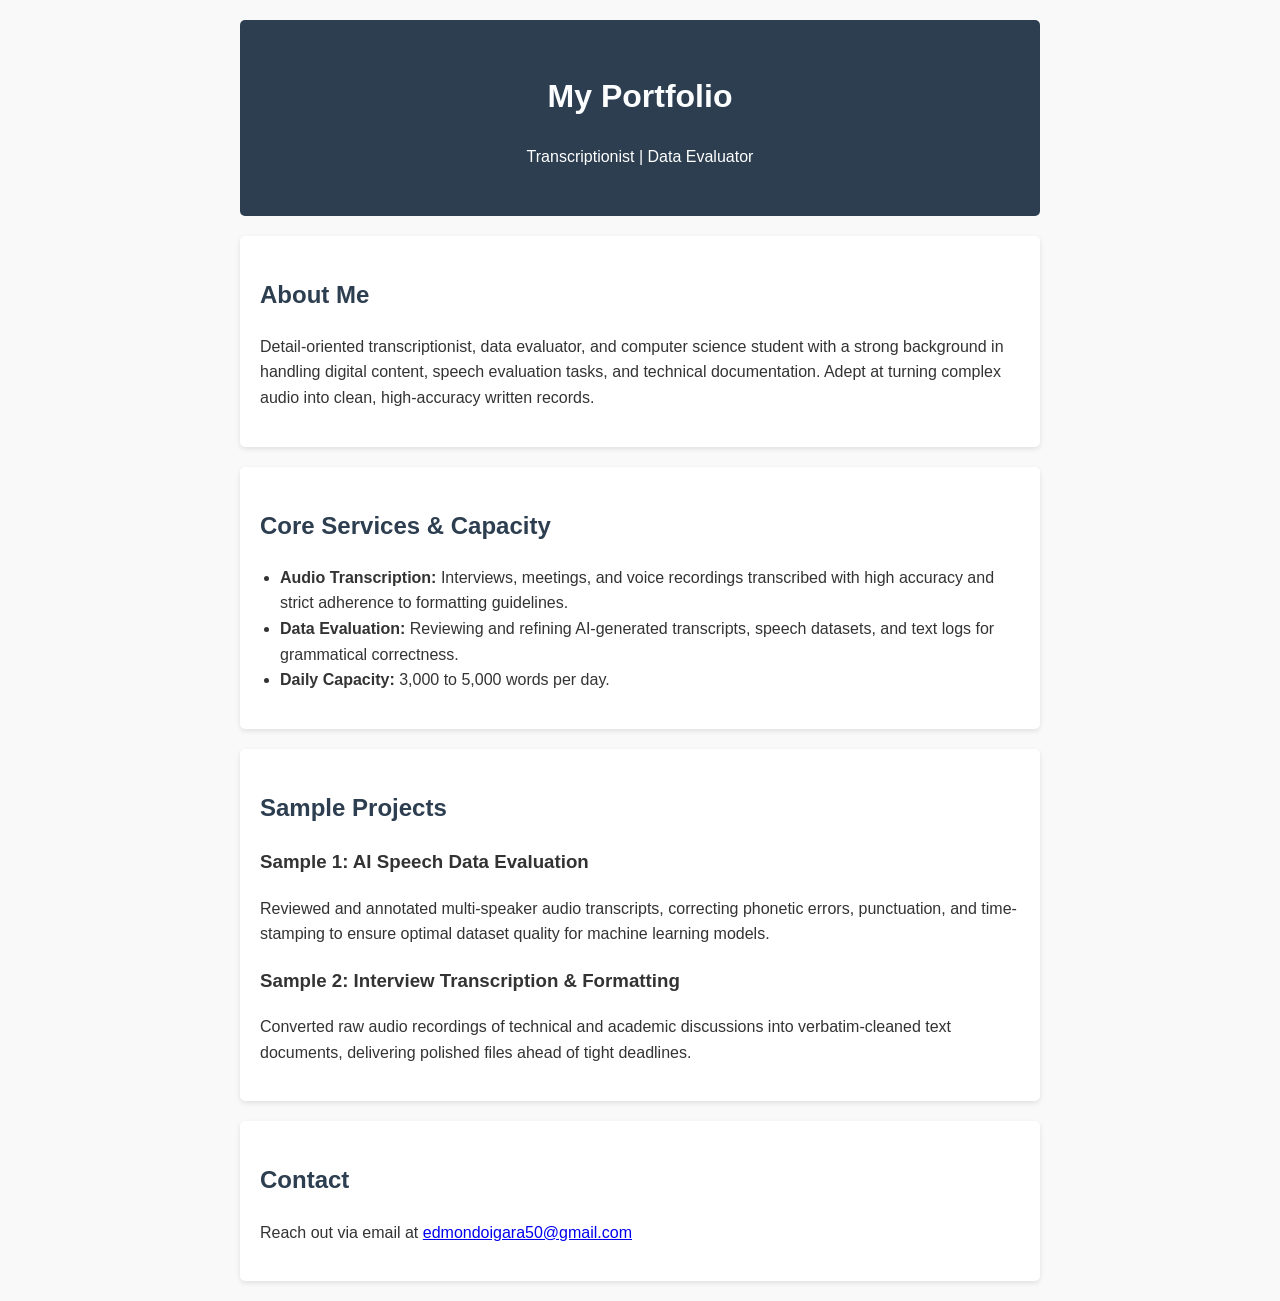
<file: index.html>
<!DOCTYPE html>
<html lang="en">
<head>
    <meta charset="UTF-8">
    <meta name="viewport" content="width=device-width, initial-scale=1.0">
    <title>Transcription & Data Evaluation Portfolio</title>
     <link rel="stylesheet" href="styles.css">
</head>
<body>

    <header>
        <h1>My Portfolio</h1>
        <p>Transcriptionist | Data Evaluator </p>
        
    </header>

    <section>
        <h2>About Me</h2>
        <p>Detail-oriented transcriptionist, data evaluator, and computer science student with a strong background in handling digital content, speech evaluation tasks, and technical documentation. Adept at turning complex audio into clean, high-accuracy written records.</p>
    </section>

    <section>
        <h2>Core Services & Capacity</h2>
        <ul>
            <li><strong>Audio Transcription:</strong> Interviews, meetings, and voice recordings transcribed with high accuracy and strict adherence to formatting guidelines.</li>
            <li><strong>Data Evaluation:</strong> Reviewing and refining AI-generated transcripts, speech datasets, and text logs for grammatical correctness.</li>
            <li><strong>Daily Capacity:</strong> 3,000 to 5,000 words per day.</li>
        </ul>
    </section>

    <section>
        <h2>Sample Projects</h2>
        <div class="project">
            <h3>Sample 1: AI Speech Data Evaluation</h3>
            <p>Reviewed and annotated multi-speaker audio transcripts, correcting phonetic errors, punctuation, and time-stamping to ensure optimal dataset quality for machine learning models.</p>
        </div>
        <div class="project">
            <h3>Sample 2: Interview Transcription & Formatting</h3>
            <p>Converted raw audio recordings of technical and academic discussions into verbatim-cleaned text documents, delivering polished files ahead of tight deadlines.</p>
        </div>
    </section>

    <section>
        <h2>Contact</h2>
        <p>Reach out via email at <a href="mailto:edmondoigara50@gmail.com">edmondoigara50@gmail.com</a></p>
    </section>

</body>
</html>
</file>
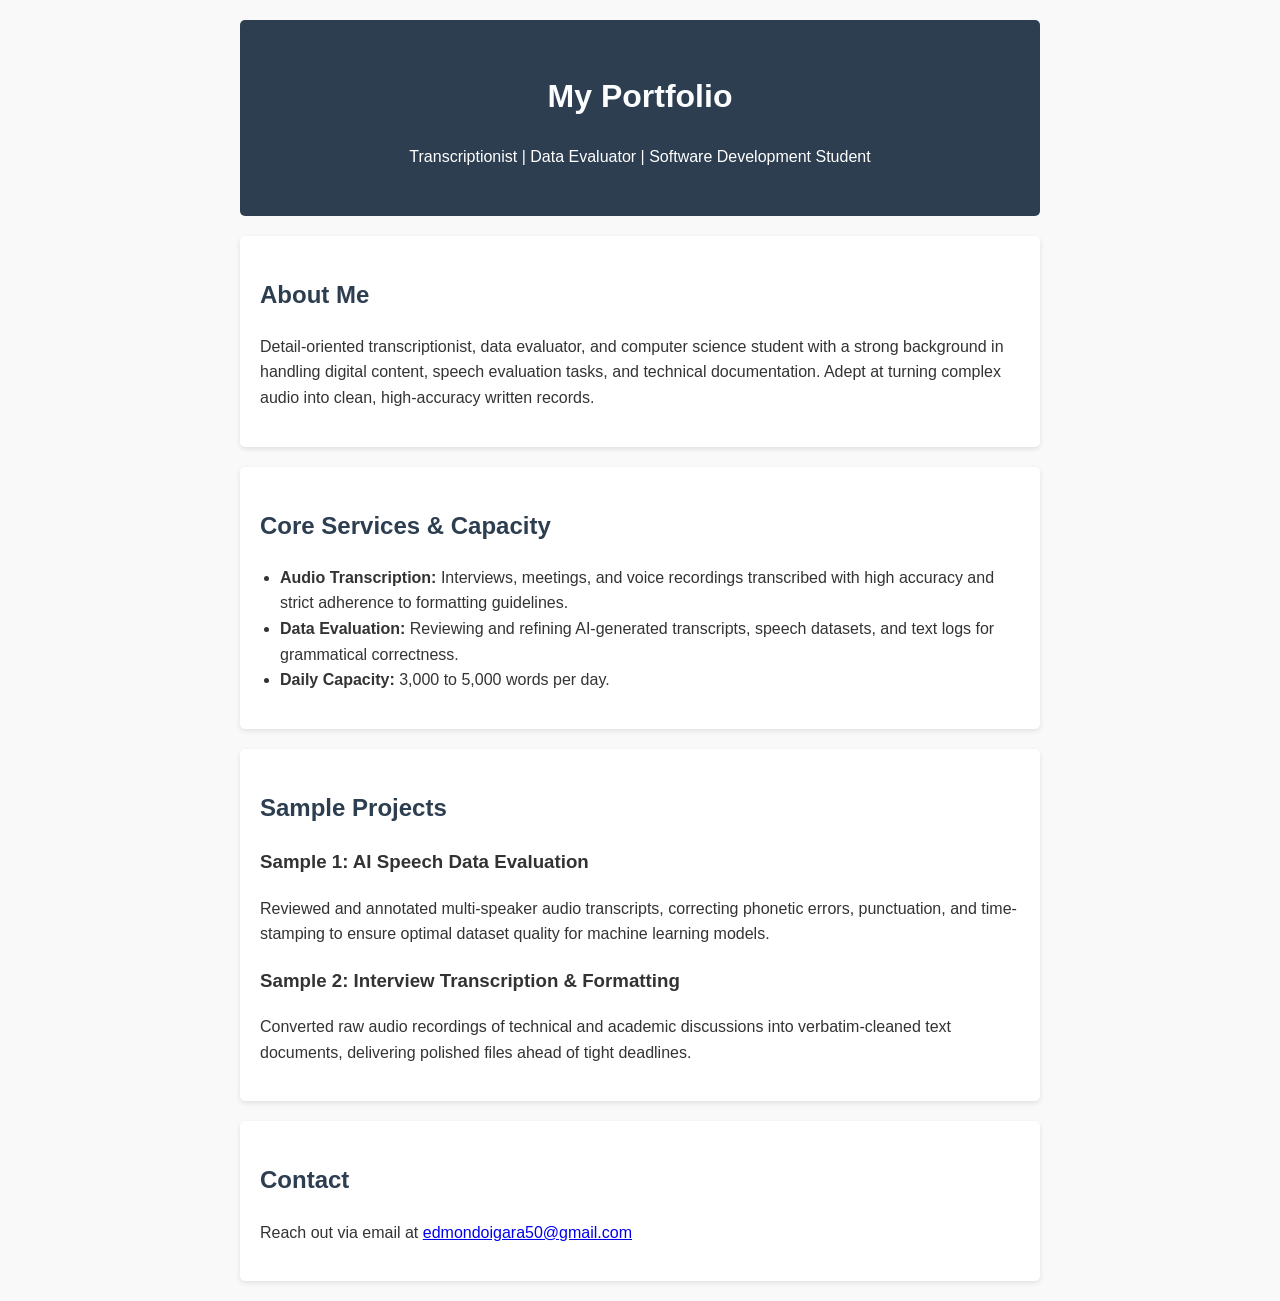
<file: portfolio.html>
<!DOCTYPE html>
<html lang="en">
<head>
    <meta charset="UTF-8">
    <meta name="viewport" content="width=device-width, initial-scale=1.0">
    <title>Transcription & Data Evaluation Portfolio</title>
     <link rel="stylesheet" href="portfolio.css">
</head>
<body>

    <header>
        <h1>My Portfolio</h1>
        <p>Transcriptionist | Data Evaluator | Software Development Student</p>
        
    </header>

    <section>
        <h2>About Me</h2>
        <p>Detail-oriented transcriptionist, data evaluator, and computer science student with a strong background in handling digital content, speech evaluation tasks, and technical documentation. Adept at turning complex audio into clean, high-accuracy written records.</p>
    </section>

    <section>
        <h2>Core Services & Capacity</h2>
        <ul>
            <li><strong>Audio Transcription:</strong> Interviews, meetings, and voice recordings transcribed with high accuracy and strict adherence to formatting guidelines.</li>
            <li><strong>Data Evaluation:</strong> Reviewing and refining AI-generated transcripts, speech datasets, and text logs for grammatical correctness.</li>
            <li><strong>Daily Capacity:</strong> 3,000 to 5,000 words per day.</li>
        </ul>
    </section>

    <section>
        <h2>Sample Projects</h2>
        <div class="project">
            <h3>Sample 1: AI Speech Data Evaluation</h3>
            <p>Reviewed and annotated multi-speaker audio transcripts, correcting phonetic errors, punctuation, and time-stamping to ensure optimal dataset quality for machine learning models.</p>
        </div>
        <div class="project">
            <h3>Sample 2: Interview Transcription & Formatting</h3>
            <p>Converted raw audio recordings of technical and academic discussions into verbatim-cleaned text documents, delivering polished files ahead of tight deadlines.</p>
        </div>
    </section>

    <section>
        <h2>Contact</h2>
        <p>Reach out via email at <a href="mailto:edmondoigara50@gmail.com">edmondoigara50@gmail.com</a></p>
    </section>

</body>
</html>
</file>
<file: styles.css>
body {
  font-family: Arial, sans-serif;
  line-height: 1.6;
  color: #333;
  max-width: 800px;
  margin: 0 auto;
  padding: 20px;
  background-color: #f9f9f9;
  background-image: url("https://images.unsplash.com/photo-1518770660439-4636190af475?auto=format&fit=crop&w=1600&q=80");
  background-repeat: no-repeat;
  background-size: cover;
}

header {
  background: #2c3e50;
  color: #fff;
  padding: 30px;
  text-align: center;
  border-radius: 5px;
}

section {
  background: #fff;
  padding: 20px;
  margin-top: 20px;
  border-radius: 5px;
  box-shadow: 0 2px 5px rgba(0, 0, 0, 0.1);
}

h1 {
  color: #fcfdff;
}

h2 {
  color: #2c3e50;
}

ul {
  padding-left: 20px;
}

.project {
  margin-bottom: 15px;
}
</file>
<file: portfolio.css>
body {
  font-family: Arial, sans-serif;
  line-height: 1.6;
  color: #333;
  max-width: 800px;
  margin: 0 auto;
  padding: 20px;
  background-color: #f9f9f9;
  background-image: url("https://images.unsplash.com/photo-1518770660439-4636190af475?auto=format&fit=crop&w=1600&q=80");
  background-repeat: no-repeat;
  background-size: cover;
}

header {
  background: #2c3e50;
  color: #fff;
  padding: 30px;
  text-align: center;
  border-radius: 5px;
}

section {
  background: #fff;
  padding: 20px;
  margin-top: 20px;
  border-radius: 5px;
  box-shadow: 0 2px 5px rgba(0, 0, 0, 0.1);
}

h1 {
  color: #fcfdff;
}

h2 {
  color: #2c3e50;
}

ul {
  padding-left: 20px;
}

.project {
  margin-bottom: 15px;
}
</file>
